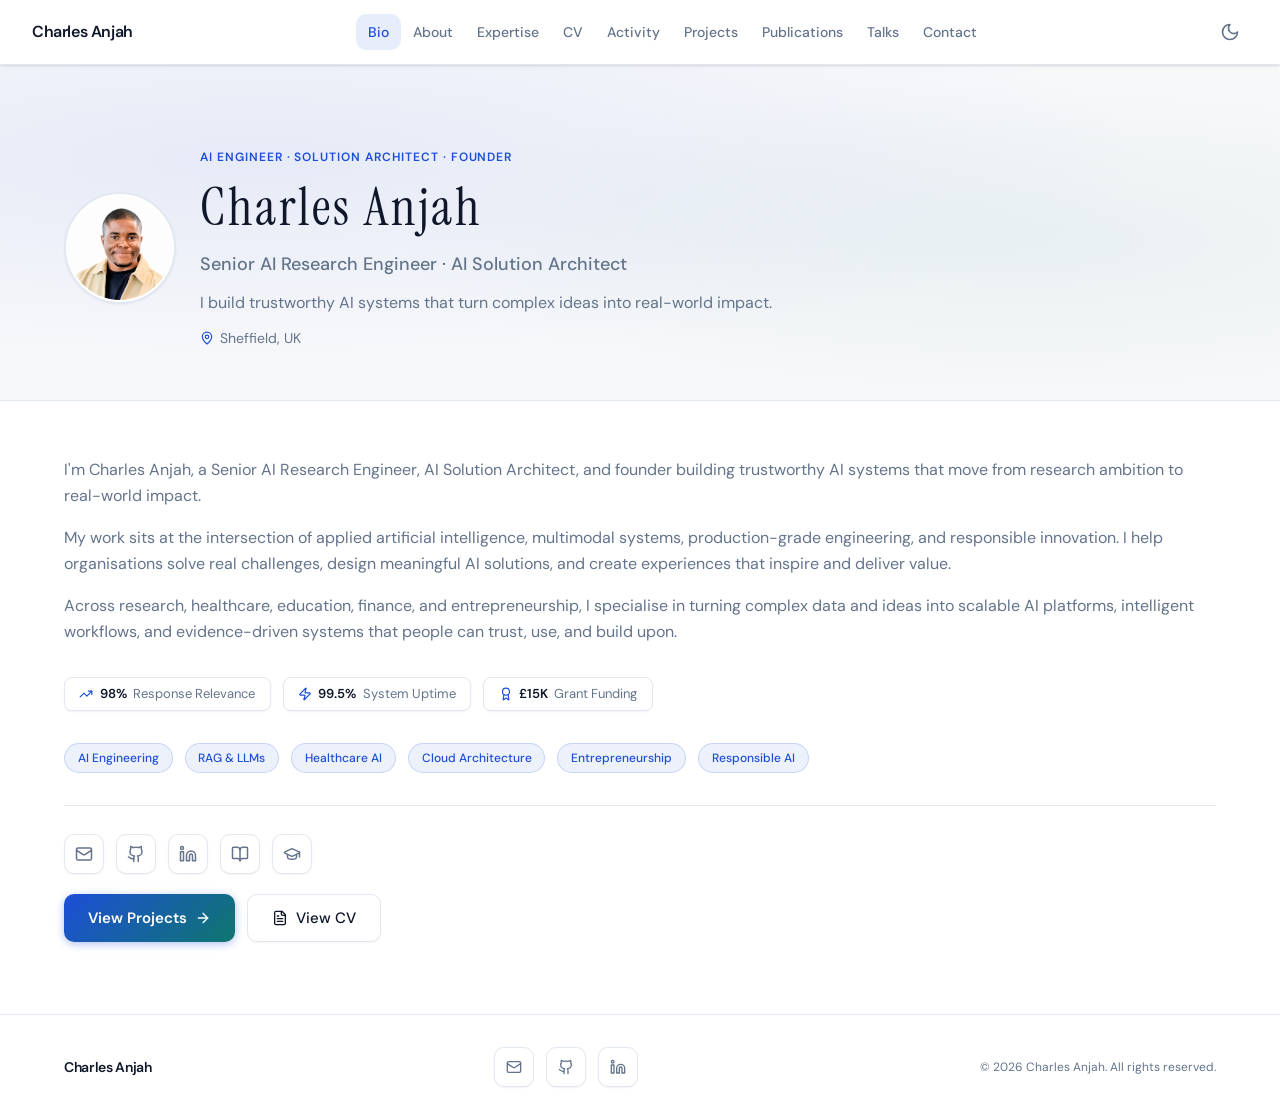
<file: index.html>
<!doctype html>
<html lang="en">
  <head>
    <meta charset="UTF-8" />
    <link rel="icon" type="image/svg+xml" href="/favicon.svg" />
    <link rel="preconnect" href="https://fonts.googleapis.com" />
    <link rel="preconnect" href="https://fonts.gstatic.com" crossorigin />
    <link
      href="https://fonts.googleapis.com/css2?family=DM+Sans:ital,opsz,wght@0,9..40,400;0,9..40,500;0,9..40,600;0,9..40,700;1,9..40,400&family=Instrument+Serif:ital@0;1&display=swap"
      rel="stylesheet"
    />
    <meta name="viewport" content="width=device-width, initial-scale=1.0" />
    <title>Charles Anjah — AI Engineer, Architect &amp; Founder</title>
    <meta
      name="description"
      content="Charles Anjah is a Senior AI Research Engineer, AI Solution Architect, and founder building trustworthy AI systems that turn complex ideas into real-world impact — across healthcare, research infrastructure, and entrepreneurship."
    />
    <meta name="keywords" content="Charles Anjah, AI Research Engineer, AI Solution Architect, RAG, LLM, multimodal AI, healthcare AI, OMAIB, iDiagnose, Morches, Sheffield, responsible AI" />
    <meta name="author" content="Charles Anjah" />
    <meta property="og:type" content="website" />
    <meta property="og:title" content="Charles Anjah — AI Engineer, Architect &amp; Founder" />
    <meta
      property="og:description"
      content="Charles Anjah is a Senior AI Research Engineer, AI Solution Architect, and founder building trustworthy AI systems that turn complex ideas into real-world impact."
    />
    <meta property="og:url" content="https://www.charlesanjah.com/" />
    <meta property="og:site_name" content="Charles Anjah" />
    <meta name="twitter:card" content="summary_large_image" />
    <meta name="twitter:title" content="Charles Anjah — AI Engineer, Architect &amp; Founder" />
    <meta
      name="twitter:description"
      content="Charles Anjah is a Senior AI Research Engineer, AI Solution Architect, and founder building trustworthy AI systems that turn complex ideas into real-world impact."
    />
    <meta name="twitter:creator" content="@charlesanjah" />
    <link rel="canonical" href="https://www.charlesanjah.com/" />
    <script>
      (function () {
        const redirect = new URLSearchParams(window.location.search).get('p');
        if (!redirect) return;

        const normalizedPath = `/${redirect}`.replace(/~and~/g, '&').replace(/\/{2,}/g, '/');

        const query = new URLSearchParams(window.location.search).get('q');
        const restoredQuery = query ? `?${query.replace(/~and~/g, '&')}` : '';

        window.history.replaceState(
          null,
          '',
          `${normalizedPath}${restoredQuery}${window.location.hash}`
        );
      })();
    </script>
    <script type="module" crossorigin src="/assets/index-CH7joBWi.js"></script>
    <link rel="stylesheet" crossorigin href="/assets/index-CaRvjHYX.css">
  </head>

  <body>
    <div id="root"></div>
  </body>
</html>
</file>
